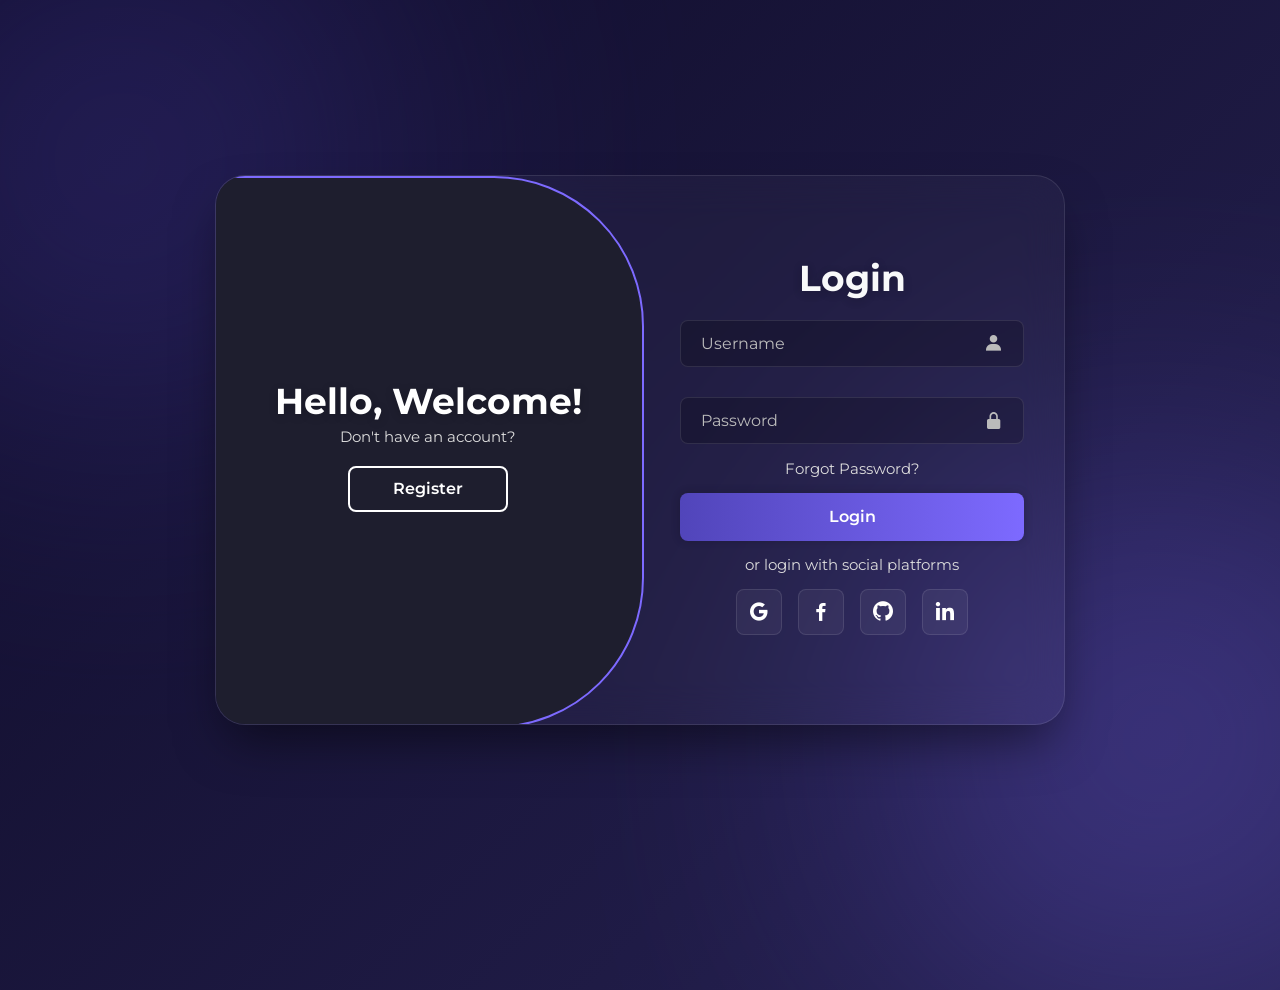
<file: app/login.html>
<!DOCTYPE html>
<html lang="en">
  <head>
    <meta charset="UTF-8" />
    <meta name="viewport" content="width=device-width, initial-scale=1.0" />
    <title>Login Signup</title>
    <link
      href="https://unpkg.com/boxicons@2.1.4/css/boxicons.min.css"
      rel="stylesheet"
    />
<link rel="stylesheet" href="../css/login.css">
  </head>
  <body>
    <div class="container">
      
      <div class="form-box login">
        <form id="loginForm">
          <h1>Login</h1>
          <div class="input-box">
            <input type="text" placeholder="Username" id="loginUser" />
            <i class="bx bxs-user"></i>
          </div>
          <div class="input-box">
            <input type="password" placeholder="Password" id="loginPass" />
            <i class="bx bxs-lock-alt"></i>
          </div>
          <div class="forgot-link">
            <a href="#">Forgot Password?</a>
          </div>
          <button type="submit" class="btn">Login</button>
          <p>or login with social platforms</p>
          <div class="social-icons">
            <a href="#"><i class="bx bxl-google"></i></a>
            <a href="#"><i class="bx bxl-facebook"></i></a>
            <a href="#"><i class="bx bxl-github"></i></a>
            <a href="#"><i class="bx bxl-linkedin"></i></a>
          </div>
        </form>
      </div>

      <div class="form-box register">
        <form id="registerForm">
          <h1>Registration</h1>
          <div class="input-box">
            <input type="text" placeholder="Username" id="regUser" />
            <i class="bx bxs-user"></i>
          </div>
          <div class="input-box">
            <input type="text" placeholder="Email" id="regEmail" />
            <i class="bx bxs-envelope"></i>
          </div>
          <div class="input-box">
            <input type="password" placeholder="Password" id="regPass" />
            <i class="bx bxs-lock-alt"></i>
          </div>
          <div class="input-box">
            <input type="password" placeholder="Confirm Password" id="regConfirmPass" />
            <i class="bx bxs-lock-alt"></i>
          </div>
          <button type="submit" class="btn">Register</button>
          <p>or register with social platforms</p>
          <div class="social-icons">
            <a href="#"><i class="bx bxl-google"></i></a>
            <a href="#"><i class="bx bxl-facebook"></i></a>
            <a href="#"><i class="bx bxl-github"></i></a>
            <a href="#"><i class="bx bxl-linkedin"></i></a>
          </div>
        </form>
      </div>

      <div class="toggle-box">
        <div class="toggle-panel toggle-left">
          <h1>Hello, Welcome!</h1>
          <p>Don't have an account?</p>
          <button class="btn register-btn">Register</button>
        </div>

        <div class="toggle-panel toggle-right">
          <h1>Welcome Back!</h1>
          <p>Already have an account?</p>
          <button class="btn login-btn">Login</button>
        </div>
      </div>
    </div>

<script src="../js/login.js"></script>

  </body>
</html>
</file>
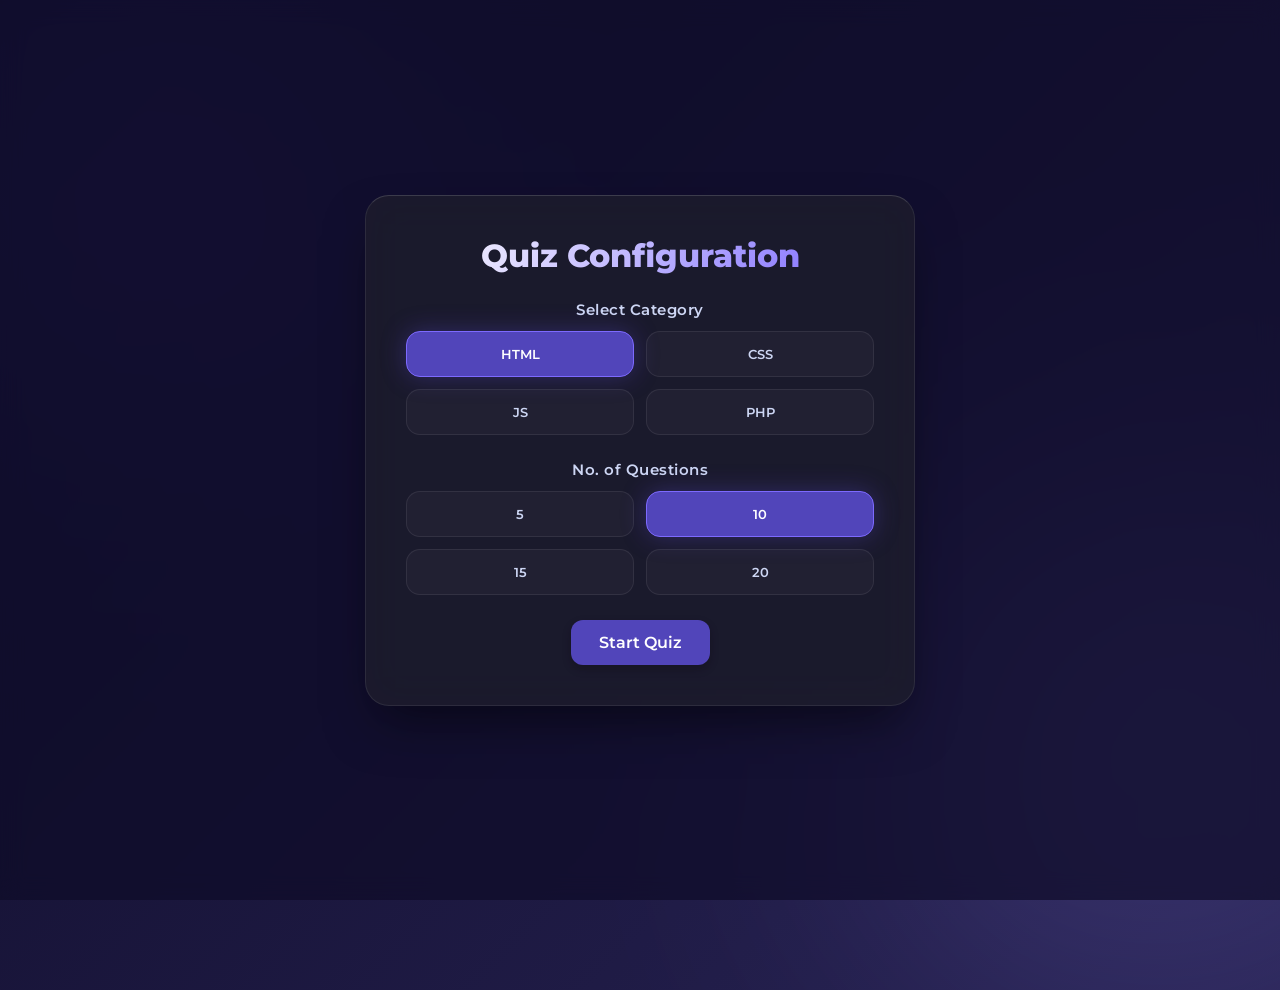
<file: app/quiz.html>
<!DOCTYPE html>
<html lang="en">
<head>
  <meta charset="UTF-8" />
  <meta name="viewport" content="width=device-width, initial-scale=1.0" />
  <title>Quiz App</title>
  <link rel="stylesheet" href="https://fonts.googleapis.com/css2?family=Material+Symbols+Rounded:opsz,wght,FILL,GRAD@24,400,0,0" />
  <link rel="stylesheet" href="../css/quiz.css" />
</head>
<body>
  <!-- Quiz Configuration Popup -->
  <div class="config-popup popup-container active">
    <div class="config-container quiz-box">
      <h2 class="config-title">Quiz Configuration</h2>
      <div class="config-option">
        <h4 class="option-title">Select Category</h4>
        <div class="category-options">
          <button class="category-option active">HTML</button>
          <button class="category-option">CSS</button>
          <button class="category-option">JS</button>
          <button class="category-option">PHP</button>
        </div>
      </div>
      <div class="config-option">
        <h4 class="option-title">No. of Questions</h4>
        <div class="question-options">
          <button class="question-option">5</button>
          <button class="question-option active">10</button>
          <button class="question-option">15</button>
          <button class="question-option">20</button>
        </div>
      </div>
      <button class="start-quiz-btn">Start Quiz</button>
    </div>
  </div>

  <!-- Quiz Popup -->
  <div class="quiz-popup popup-container">
    <div class="quiz-container quiz-box">
      <header class="quiz-header">
        <h2 class="quiz-title">Quiz Application</h2>
        <div class="quiz-timer">
          <span class="material-symbols-rounded">timer</span>
          <p class="timer-duration"></p>
        </div>
      </header>
      <div class="quiz-content">
        <h1 class="question-text"></h1>
        <ul class="answer-options"></ul>
      </div>
      <div class="quiz-footer">
        <p class="question-status"></p>
        <button class="next-question-btn">Next <span class="material-symbols-rounded">arrow_right_alt</span></button>
      </div>
    </div>
  </div>

  <!-- Quiz Result Popup -->
  <div class="result-popup popup-container">
    <div class="result-container quiz-box">
      <h2 class="result-title">Quiz Completed!</h2>
      <p class="result-message"></p>

      <button class="Back-btn">Back</button>
            <button class="try-again-btn">Try Again</button>
    </div>
  </div>

  <!-- Scripts -->
  <script src="../js/question.js"></script>
  <script src="../js/script.js"></script>
</body>
</html>
</file>
<file: css/login.css>
/* 1. Import Fonts & Variables */
      @import url('https://fonts.googleapis.com/css2?family=Montserrat:wght@300;400;500;600;700&display=swap');

      :root {
        --primary-color: #7d6aff;
        --primary-hover: #6255d6;
        --secondary-color: #5145BA;
        --bg-dark: #0f0c29;
        --text-light: #f8f9fa;
        --glass-bg: rgba(255, 255, 255, 0.05);
        --glass-border: rgba(255, 255, 255, 0.1);
        --input-bg: rgba(0, 0, 0, 0.2);
      }

      * {
        margin: 0;
        padding: 0;
        box-sizing: border-box;
        font-family: "Montserrat", sans-serif;
        text-decoration: none;
        list-style: none;
      }

      /* 2. Animated Cosmic Background */
      body {
        display: flex;
        justify-content: center;
        align-items: center;
        min-height: 100vh;
        background: linear-gradient(135deg, #0f0c29, #302b63, #24243e);
        background-size: 300% 300%;
        animation: cosmicFlow 20s ease infinite;
        overflow: hidden;
        position: relative;
      }

      @keyframes cosmicFlow {
        0% { background-position: 0% 50%; }
        50% { background-position: 100% 50%; }
        100% { background-position: 0% 50%; }
      }

      body::before, body::after {
        content: "";
        position: absolute;
        width: 500px;
        height: 500px;
        background: var(--secondary-color);
        filter: blur(150px);
        border-radius: 50%;
        z-index: -1;
        opacity: 0.4;
        animation: floatOrb 10s ease-in-out infinite alternate;
      }

      body::before { top: -10%; left: -10%; }
      body::after { bottom: -10%; right: -10%; animation-delay: -5s; background: #7d6aff; }

      @keyframes floatOrb {
        0% { transform: translate(0, 0); }
        100% { transform: translate(30px, 50px); }
      }

      /* 3. The Glass Container */
      .container {
        position: relative;
        width: 850px;
        height: 550px;
        background: rgba(255, 255, 255, 0.03);
        backdrop-filter: blur(20px);
        -webkit-backdrop-filter: blur(20px);
        border: 1px solid var(--glass-border);
        border-radius: 30px;
        box-shadow: 0 25px 50px -12px rgba(0, 0, 0, 0.5);
        overflow: hidden;
        color: var(--text-light);
      }

      .container h1 {
        font-size: 36px;
        margin: -10px 0;
        text-shadow: 0 2px 10px rgba(0,0,0,0.2);
      }

      .container p {
        font-size: 14.5px;
        margin: 15px 0;
        color: #ddd;
      }

      form { width: 100%; }

      /* =========================================
         4. FIXED FORM LAYOUT & TRANSITIONS
         ========================================= */
      .form-box {
        position: absolute;
        right: 0;
        width: 50%;
        height: 100%;
        background: transparent;
        display: flex;
        align-items: center;
        justify-content: center;
        flex-direction: column;
        text-align: center;
        padding: 40px;
        z-index: 1;
        /* General movement transition */
        transition: right 0.6s ease-in-out 1.2s;
      }

      /* Move both boxes when active */
      .container.active .form-box {
        right: 50%;
      }

      /* LOGIN FORM SPECIFICS */
      .form-box.login {
        visibility: visible;
        opacity: 1;
        /* Delay showing login until slider returns */
        transition: right 0.6s ease-in-out 1.2s, opacity 0.5s 1.5s, visibility 0s 1.5s;
      }

      /* Hide Login when Active */
      .container.active .form-box.login {
        visibility: hidden;
        opacity: 0;
        /* Hide quickly so Register can show */
        transition: right 0.6s ease-in-out 1.2s, opacity 0.5s 0.5s, visibility 0s 1s;
      }

      /* REGISTER FORM SPECIFICS */
      .form-box.register {
        visibility: hidden;
        opacity: 0;
        /* Hide quickly when going back to login */
        transition: right 0.6s ease-in-out 1.2s, opacity 0.5s 0.5s, visibility 0s 1s;
      }

      /* Show Register when Active */
      .container.active .form-box.register {
        visibility: visible;
        opacity: 1;
        /* Delay showing register until slider arrives */
        transition: right 0.6s ease-in-out 1.2s, opacity 0.5s 1.5s, visibility 0s 1.5s;
      }

      /* 5. Styled Inputs */
      .input-box {
        position: relative;
        margin: 30px 0;
        width: 100%;
      }

      .input-box input {
        width: 100%;
        padding: 13px 50px 13px 20px;
        background: var(--input-bg);
        border: 1px solid var(--glass-border);
        border-radius: 8px;
        outline: none;
        font-size: 16px;
        color: #fff;
        font-weight: 500;
        transition: 0.3s;
      }

      .input-box input::placeholder { color: #bbb; font-weight: 400; }
      .input-box input:focus {
        border-color: var(--primary-color);
        box-shadow: 0 0 15px rgba(125, 106, 255, 0.2);
        background: rgba(0,0,0,0.4);
      }

      /* Validation Error Style */
      .input-box input.error-border {
        border-color: #ff4444;
        box-shadow: 0 0 10px rgba(255, 68, 68, 0.3);
        animation: shake 0.5s;
      }

      @keyframes shake {
        0%, 100% { transform: translateX(0); }
        25% { transform: translateX(-5px); }
        75% { transform: translateX(5px); }
      }

      .input-box i {
        position: absolute;
        right: 20px;
        top: 50%;
        transform: translateY(-50%);
        font-size: 20px;
        color: #bbb;
      }

      .forgot-link { margin: -15px 0 15px; }
      .forgot-link a {
        font-size: 14.5px;
        color: #ddd;
        transition: 0.3s;
      }
      .forgot-link a:hover { color: var(--primary-color); }

      /* 6. Buttons */
      .btn {
        width: 100%;
        height: 48px;
        background: linear-gradient(90deg, var(--secondary-color), var(--primary-color));
        border-radius: 8px;
        box-shadow: 0 0 10px rgba(0, 0, 0, 0.2);
        border: none;
        cursor: pointer;
        font-size: 16px;
        color: #fff;
        font-weight: 600;
        transition: 0.3s;
      }
      
      .btn:hover {
        transform: translateY(-2px);
        box-shadow: 0 5px 20px rgba(125, 106, 255, 0.4);
      }

      .social-icons { display: flex; justify-content: center; }
      .social-icons a {
        display: inline-flex;
        padding: 10px;
        border: 1px solid var(--glass-border);
        background: rgba(255,255,255,0.05);
        border-radius: 8px;
        font-size: 24px;
        color: #fff;
        margin: 0 8px;
        transition: 0.3s;
      }
      .social-icons a:hover {
        background: var(--primary-color);
        border-color: var(--primary-color);
        transform: translateY(-3px);
      }

      /* 7. The Slider Overlay (Toggle) */
      .toggle-box {
        position: absolute;
        width: 100%;
        height: 100%;
        pointer-events: none;
      }

      .toggle-box::before {
        content: "";
        position: absolute;
        left: -250%;
        width: 300%;
        height: 100%;
        background: #1e1e2e; 
        border-radius: 150px;
        z-index: 2;
        transition: 1.8s ease-in-out;
        border: 2px solid var(--primary-color); 
        pointer-events: auto;
      }

      .container.active .toggle-box::before { left: 50%; }

      .toggle-panel {
        position: absolute;
        width: 50%;
        height: 100%;
        color: #fff;
        display: flex;
        flex-direction: column;
        justify-content: center;
        align-items: center;
        z-index: 2;
        transition: 0.6s ease-in-out;
        pointer-events: auto;
      }

      .toggle-panel.toggle-left { left: 0; transition-delay: 1.2s; }
      .container.active .toggle-panel.toggle-left { left: -50%; transition-delay: 0.6s; }

      .toggle-panel.toggle-right { right: -50%; transition-delay: 0.6s; }
      .container.active .toggle-panel.toggle-right { right: 0; transition-delay: 1.2s; }

      .toggle-panel p { margin-bottom: 20px; }
      .toggle-panel .btn {
        width: 160px;
        height: 46px;
        background: transparent;
        border: 2px solid #fff;
        box-shadow: none;
      }
      .toggle-panel .btn:hover { background: #fff; color: var(--secondary-color); }

      @media screen and (max-width: 650px) {
        .container { height: calc(100vh - 40px); }
        .form-box { bottom: 0; width: 100%; height: 70%; padding: 20px; }
        .container.active .form-box { right: 0; bottom: 30%; }
        .toggle-box::before { left: 0; top: -270%; width: 100%; height: 300%; border-radius: 20vw; }
        .container.active .toggle-box::before { left: 0; top: 70%; }
        .container.active .toggle-panel.toggle-left { left: 0; top: -30%; }
        .toggle-panel { width: 100%; height: 30%; }
        .toggle-panel.toggle-left { top: 0; }
        .toggle-panel.toggle-right { right: 0; bottom: -30%; }
        .container.active .toggle-panel.toggle-right { bottom: 0; }
      }
</file>
<file: css/quiz.css>
/* Importing Google fonts - Montserrat */
@import url('https://fonts.googleapis.com/css2?family=Montserrat:wght@100..900&display=swap');

:root {
  --primary-color: #7d6aff;
  --primary-hover: #6255d6;
  --secondary-color: #5145BA;
  --success-color: #00c851;
  --error-color: #ff4444;
  --bg-dark: #0f0c29;
  --text-light: #f8f9fa;
  --text-muted: #cdd6f4;
  --glass-bg: rgba(255, 255, 255, 0.05);
  --glass-border: rgba(255, 255, 255, 0.08);
  --shadow-lg: 0 25px 50px -12px rgba(0, 0, 0, 0.5);
  
  /* PHYSICS VARIABLES */
  /* This curve creates a "Spring" pop effect */
  --ease-spring: cubic-bezier(0.34, 1.56, 0.64, 1); 
  /* This curve is for smooth gliding */
  --ease-smooth: cubic-bezier(0.25, 0.8, 0.25, 1);
}

* {
  margin: 0;
  padding: 0;
  box-sizing: border-box;
  font-family: "Montserrat", sans-serif;
  user-select: none; 
  -webkit-tap-highlight-color: transparent;
}

body {
  display: flex;
  align-items: center;
  justify-content: center;
  min-height: 100vh;
  background: linear-gradient(135deg, #0f0c29, #302b63, #24243e);
  background-size: 300% 300%;
  animation: cosmicFlow 20s ease infinite;
  color: var(--text-light);
  overflow: hidden;
  position: relative;
}

@keyframes cosmicFlow {
  0% { background-position: 0% 50%; }
  50% { background-position: 100% 50%; }
  100% { background-position: 0% 50%; }
}

/* Floating Background Elements */
body::before, body::after {
  content: "";
  position: absolute;
  width: 500px;
  height: 500px;
  background: var(--secondary-color);
  filter: blur(150px);
  border-radius: 50%;
  z-index: -1;
  opacity: 0.25;
  animation: floatOrb 10s ease-in-out infinite alternate;
}

body::before { top: -10%; left: -10%; }
body::after { bottom: -10%; right: -10%; animation-delay: -5s; background: #9b8fff; }

@keyframes floatOrb {
  0% { transform: translate(0, 0); }
  100% { transform: translate(30px, 50px); }
}

/* ===========================
   Popup Container
   =========================== */
.popup-container {
  position: fixed;
  inset: 0;
  display: flex;
  align-items: center;
  justify-content: center;
  opacity: 0;
  pointer-events: none;
  transition: opacity 0.3s ease;
  backdrop-filter: blur(12px);
  background: rgba(15, 12, 41, 0.7);
  z-index: 100;
  padding: 1rem;
}

.popup-container.active {
  opacity: 1;
  pointer-events: auto;
}

/* ===========================
   Glassmorphism Box
   =========================== */
.quiz-box {
  width: 100%;
  max-width: 550px;
  background: rgba(30, 30, 46, 0.8);
  backdrop-filter: blur(20px);
  -webkit-backdrop-filter: blur(20px);
  border: 1px solid var(--glass-border);
  border-top: 1px solid rgba(255, 255, 255, 0.15);
  border-radius: 24px;
  box-shadow: var(--shadow-lg);
  
  /* The "Pop" Entrance */
  transform: translateY(30px) scale(0.95);
  transition: transform 0.5s var(--ease-spring), opacity 0.4s ease;
  opacity: 0;
}

.popup-container.active .quiz-box {
  transform: translateY(0) scale(1);
  opacity: 1;
}

/* ===========================
   Configuration Screen
   =========================== */
.config-container {
  padding: 40px;
  text-align: center;
}

.config-title {
  font-size: clamp(1.5rem, 4vw, 2rem);
  font-weight: 800;
  margin-bottom: 25px;
  background: linear-gradient(120deg, #fff, var(--primary-color));
  -webkit-background-clip: text;
  -webkit-text-fill-color: transparent;
}

.config-option .option-title {
  font-weight: 600;
  color: var(--text-muted);
  margin-bottom: 12px;
  font-size: 0.95rem;
  letter-spacing: 0.5px;
}

.category-options, .question-options {
  display: grid;
  gap: 12px;
  grid-template-columns: repeat(2, 1fr);
  margin-bottom: 25px;
}

.config-option button {
  padding: 14px;
  background: rgba(255, 255, 255, 0.03);
  border: 1px solid var(--glass-border);
  color: var(--text-muted);
  border-radius: 14px;
  font-weight: 600;
  cursor: pointer;
  
  /* Smooth Transition */
  transition: all 0.3s var(--ease-smooth);
  position: relative;
  overflow: hidden;
}

.config-option button:hover {
  background: rgba(255, 255, 255, 0.1);
  transform: translateY(-3px);
  border-color: rgba(125, 106, 255, 0.5);
  box-shadow: 0 5px 15px rgba(0,0,0,0.2);
}

.config-option button:active {
  transform: scale(0.95);
}

.config-option button.active {
  background: var(--secondary-color);
  color: #fff;
  border-color: var(--primary-color);
  box-shadow: 0 0 25px rgba(81, 69, 186, 0.4);
}

/* ===========================
   Quiz Header & Content
   =========================== */
.quiz-header {
  padding: 20px 30px;
  display: flex;
  justify-content: space-between;
  align-items: center;
  border-bottom: 1px solid var(--glass-border);
}

.quiz-title {
  font-size: 1.3rem;
  font-weight: 700;
}

.quiz-timer {
  background: rgba(255, 87, 87, 0.15);
  border: 1px solid rgba(255, 87, 87, 0.3);
  color: #ff5f5f;
  padding: 6px 14px;
  border-radius: 30px;
  display: flex;
  align-items: center;
  gap: 6px;
  font-weight: 700;
  font-size: 0.9rem;
}

.quiz-content { padding: 30px; }

.question-text {
  font-size: clamp(1.2rem, 3vw, 1.5rem);
  font-weight: 600;
  margin-bottom: 30px;
  line-height: 1.5;
  color: #fff;
}

.answer-options {
  display: flex;
  flex-direction: column;
  gap: 12px;
  list-style: none;
}

/* Answer Option - Staggered & Smooth */
.answer-option {
  padding: 16px 20px;
  background: rgba(255, 255, 255, 0.03);
  border: 1px solid var(--glass-border);
  border-radius: 12px;
  cursor: pointer;
  display: flex;
  justify-content: space-between;
  align-items: center;
  
  /* Key to smoothness: separate transform transition */
  transition: transform 0.3s var(--ease-spring), 
              background 0.3s ease, 
              border-color 0.3s ease;
              
  position: relative;
  
  /* Entrance Animation Setup */
  opacity: 0;
  animation: fadeSlideUp 0.5s var(--ease-smooth) forwards;
}

/* The Waterfall Effect (Short Delays) */
.answer-option:nth-child(1) { animation-delay: 0.05s; }
.answer-option:nth-child(2) { animation-delay: 0.1s; }
.answer-option:nth-child(3) { animation-delay: 0.15s; }
.answer-option:nth-child(4) { animation-delay: 0.2s; }

@keyframes fadeSlideUp {
  from { opacity: 0; transform: translateY(20px); }
  to { opacity: 1; transform: translateY(0); }
}

.answer-option:hover {
  background: rgba(255, 255, 255, 0.1);
  border-color: rgba(255, 255, 255, 0.3);
  transform: translateX(6px) scale(1.01); /* Subtle grow and shift */
}

.answer-option:active {
  transform: scale(0.97); /* Tactile press */
  transition-duration: 0.1s; /* Instant reaction */
}

.answer-option.selected {
  border-color: var(--primary-color);
  background: rgba(81, 69, 186, 0.25);
  box-shadow: 0 0 15px rgba(81, 69, 186, 0.2);
}

.answer-option.correct {
  border-color: var(--success-color);
  background: rgba(0, 200, 81, 0.2);
  color: #2ed573;
}

.answer-option.incorrect {
  border-color: var(--error-color);
  background: rgba(255, 68, 68, 0.2);
  color: #ff5f5f;
}

/* ===========================
   Footer & Buttons
   =========================== */
.quiz-footer {
  padding: 20px 30px;
  border-top: 1px solid var(--glass-border);
  display: flex;
  justify-content: space-between;
  align-items: center;
}

.question-status {
  font-size: 0.95rem;
  color: var(--text-muted);
}
.question-status b { color: #fff; }

/* Interactive Buttons */
.start-quiz-btn, 
.next-question-btn, 
.try-again-btn , .Back-btn {
  background: var(--secondary-color);
  color: white;
  padding: 13px 28px;
  border: none;
  border-radius: 12px;
  font-weight: 600;
  font-size: 1rem;
  cursor: pointer;
  transition: all 0.3s var(--ease-spring);
  box-shadow: 0 4px 10px rgba(0,0,0,0.2);
  display: inline-flex;
  align-items: center;
  justify-content: center;
  gap: 8px;
}

.start-quiz-btn:hover, 
.Back-btn:hover, 
.next-question-btn:hover, 
.try-again-btn:hover {
  background: var(--primary-hover);
  transform: translateY(-3px); /* Lift */
  box-shadow: 0 8px 25px rgba(81, 69, 186, 0.5); /* Glow */
}

.start-quiz-btn:active, 
.Back-btn:hover, 
.next-question-btn:active, 
.try-again-btn:active {
  transform: translateY(0) scale(0.95); /* Press */
  box-shadow: 0 2px 5px rgba(0,0,0,0.2);
  transition-duration: 0.1s;
}

/* ===========================
   Result Screen
   =========================== */
.result-container {
  padding: 50px 30px;
  text-align: center;
}

.result-title {
  font-size: 2rem;
  margin-bottom: 15px;
}

.result-message {
  font-size: 1.1rem;
  color: var(--text-muted);
}

.result-message b {
  color: var(--primary-color);
  font-size: 1.3rem;
  display: block;
  margin-top: 5px;
}

/* ===========================
   Mobile Responsiveness
   =========================== */
@media (max-width: 600px) {
  .popup-container { padding: 15px; }
  .quiz-box { border-radius: 20px; }
  .config-container, .quiz-content, .result-container { padding: 25px 20px; }
  .category-options, .question-options { gap: 10px; }
  .quiz-header, .quiz-footer { padding: 15px 20px; }
  .answer-option { padding: 18px 20px; }
}
</file>
